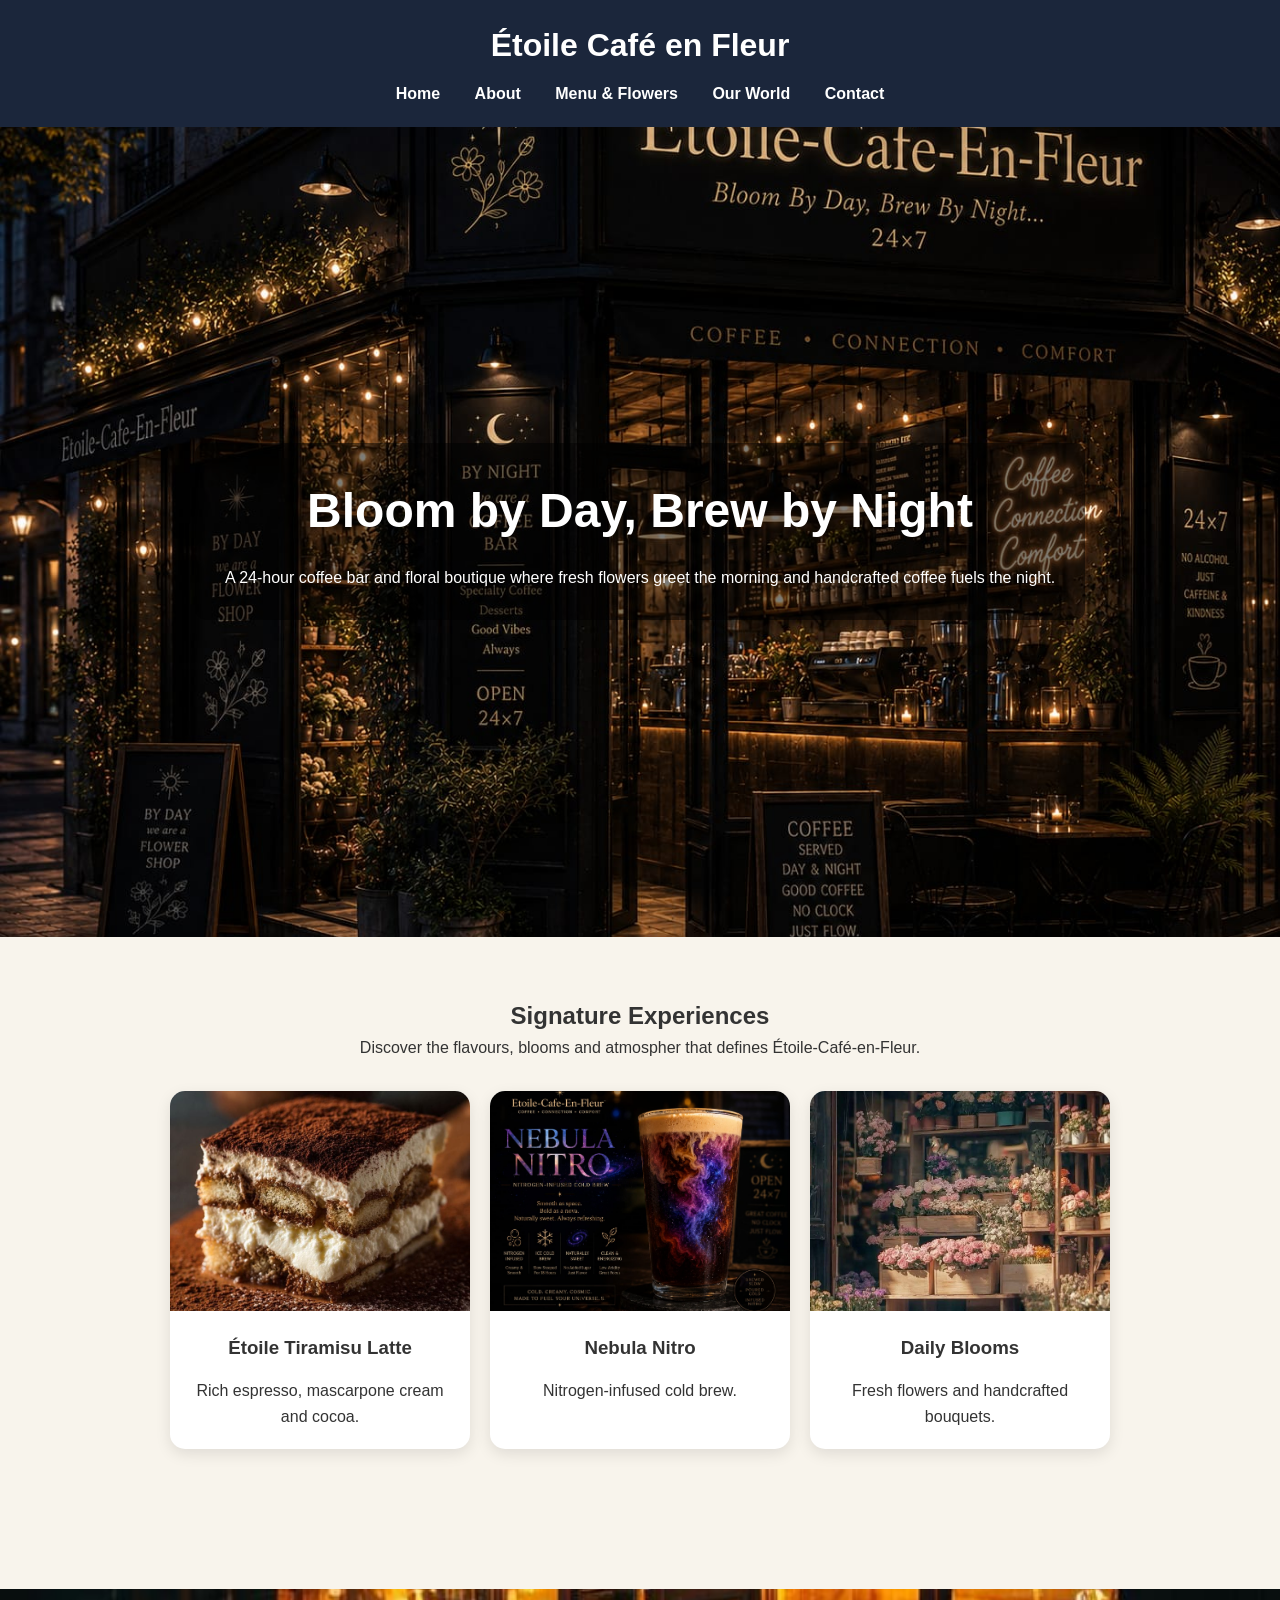
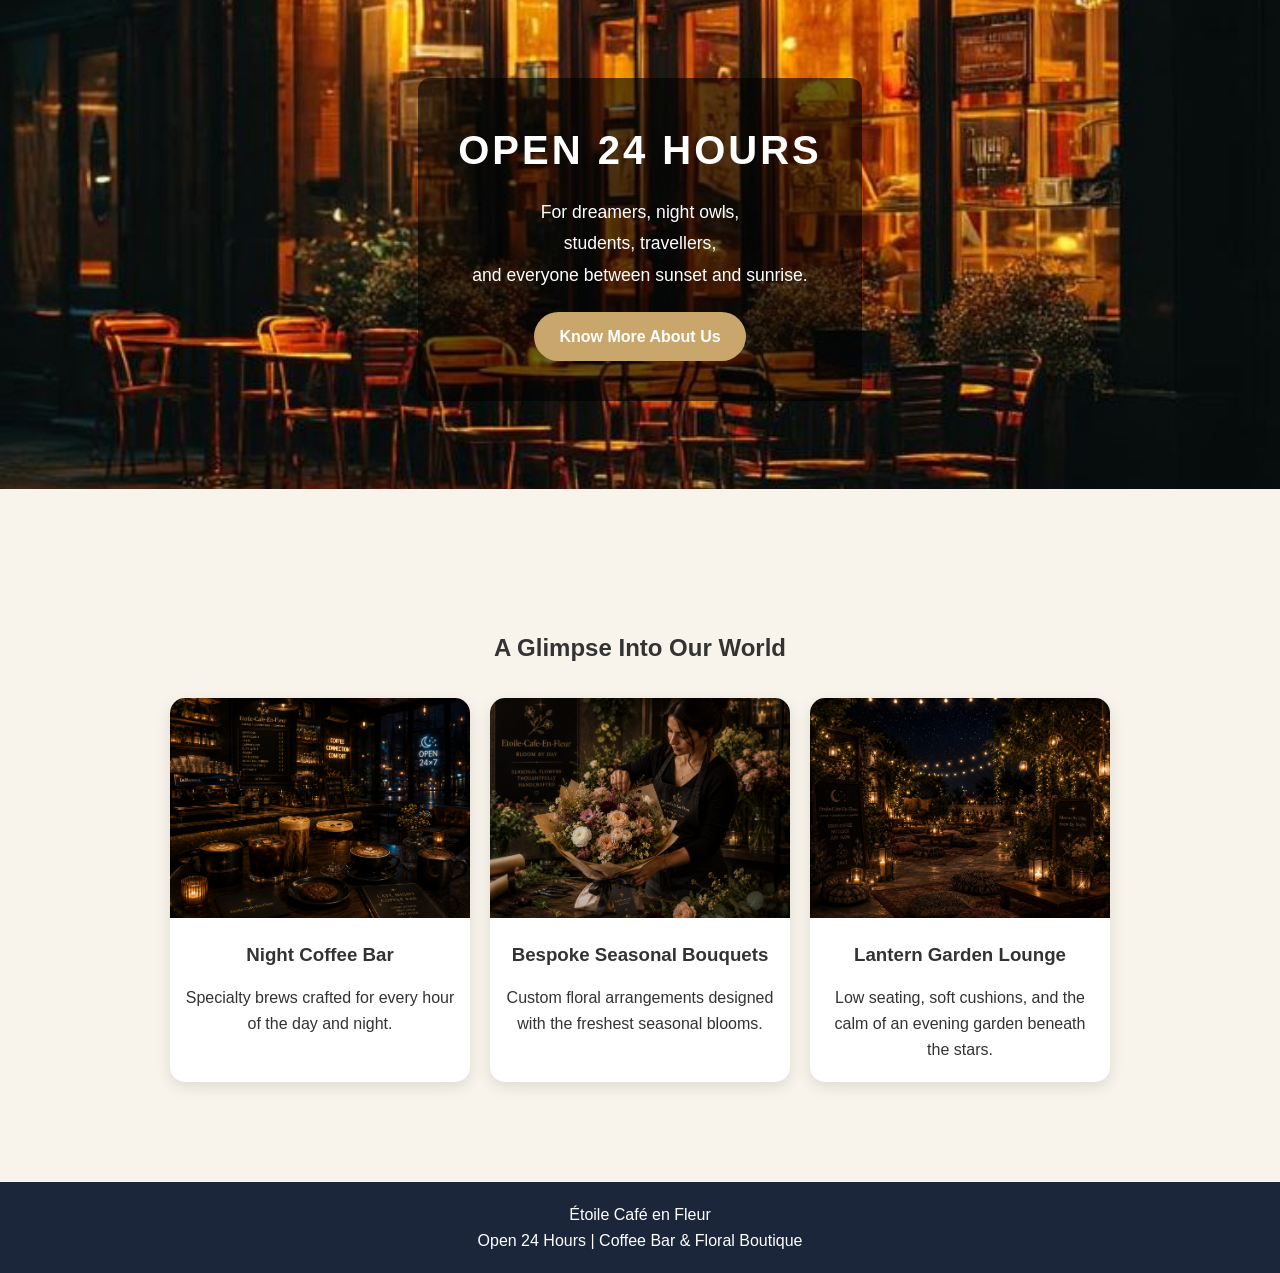
<file: index.html>
<!DOCTYPE html>
<html lang="en">
<head>
<meta charset="UTF-8">
<meta name="viewport" content="width=device-width, initial-scale=1.0">
<title>Étoile Café en Fleur</title>
<link rel="stylesheet" href="css/style.css">
<link rel="icon" href="assets/favicon.png">
</head>
<body>

<header>
    <h1>Étoile Café en Fleur</h1>

    <nav>
        <a href="index.html">Home</a>
        <a href="about.html">About</a>
        <a href="menu.html">Menu & Flowers</a>
        <a href="gallery.html">Our World</a>
        <a href="contact.html">Contact</a>
    </nav>
</header>

<section class="hero">
    <div class="hero-content">
        <h2>Bloom by Day, Brew by Night</h2>
        <p>
            A 24-hour coffee bar and floral boutique where
            fresh flowers greet the morning and handcrafted
            coffee fuels the night.
        </p>
    </div>
</section>

<section class="section">
    <h2>Signature Experiences</h2>
    <p class="section-subtitle"> Discover the flavours, blooms and atmospher that defines Étoile-Café-en-Fleur.</p>

    <div class="cards">

        <div class="card">
            <img src="images/tiramisu.jpg" alt="">
            <h3>Étoile Tiramisu Latte</h3>
            <p>Rich espresso, mascarpone cream and cocoa.</p>
        </div>

        <div class="card">
            <img src="images/coffee.jpg" alt="">
            <h3>Nebula Nitro</h3>
            <p>Nitrogen-infused cold brew.</p>
        </div>

        <div class="card">
            <img src="images/flowers.jpg" alt="">
            <h3>Daily Blooms</h3>
            <p>Fresh flowers and handcrafted bouquets.</p>
        </div>

    </div>
</section>

<section class="night-banner">
    <div class="night-overlay">
        <h2>OPEN 24 HOURS</h2>

        <p>
            For dreamers, night owls,<br>
            students, travellers,<br>
            and everyone between sunset and sunrise.
        </p>
        <a href="about.html" class="about-btn">
    Know More About Us
        </a>
     </div>
</section>

<section class="section">

<h2>A Glimpse Into Our World</h2>

<div class="cards">

<div class="card">
<img src="images/cafe1.jpg" alt="">
<h3>Night Coffee Bar</h3>
<p>Specialty brews crafted for every hour of the day and night.</p>
</div>

<div class="card">
<img src="images/cafe2.jpg" alt="">
<h3>Bespoke Seasonal Bouquets</h3>
<p>Custom floral arrangements designed with the freshest seasonal blooms.</p>
</div>

<div class="card">
<img src="images/cafe3.jpg" alt="">
<h3>Lantern Garden Lounge</h3>
<p>Low seating, soft cushions, and the calm of an evening garden beneath the stars.</p>
</div>

</div>

</section>
<footer>
    <p>Étoile Café en Fleur</p>
    <p>Open 24 Hours | Coffee Bar & Floral Boutique</p>
</footer>

</body>
</html>
</file>
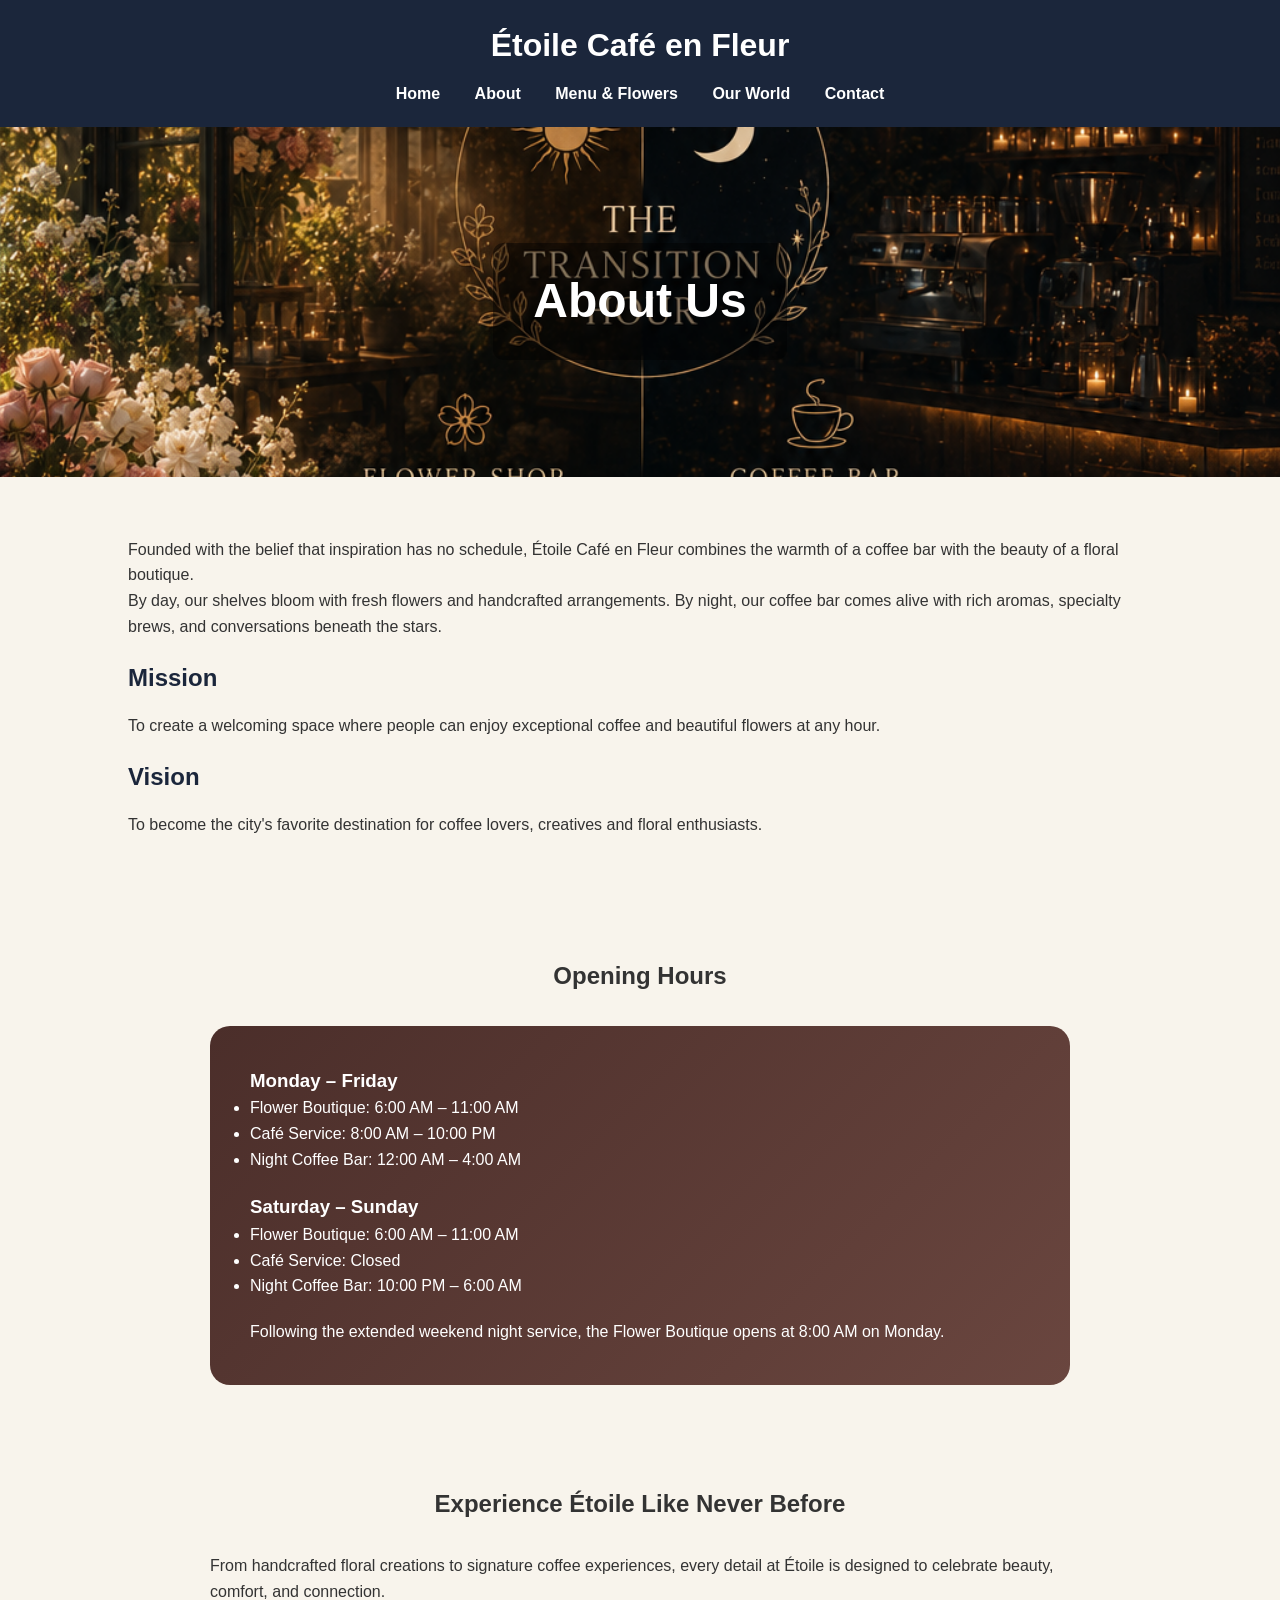
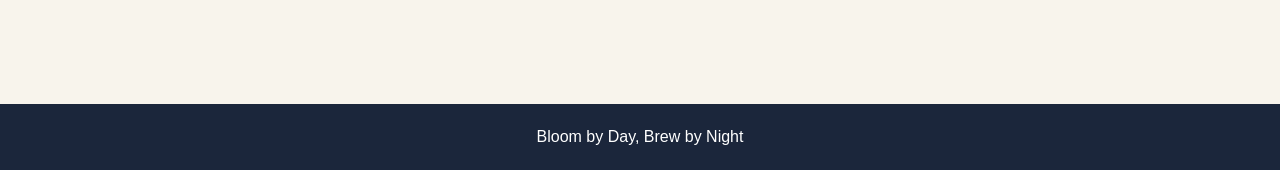
<file: about.html>
<!DOCTYPE html>
<html lang="en">
<head>
<meta charset="UTF-8">
<meta name="viewport" content="width=device-width, initial-scale=1.0">
<title>About Us</title>
<link rel="stylesheet" href="css/style.css">
<link rel="icon" href="assets/favicon.png">
</head>
<body>

<header>
    <h1>Étoile Café en Fleur</h1>

    <nav>
        <a href="index.html">Home</a>
        <a href="about.html">About</a>
        <a href="menu.html">Menu & Flowers</a>
        <a href="gallery.html">Our World</a>
        <a href="contact.html">Contact</a>
    </nav>
</header>
<section class="page-banner about-banner">
    <h2>About Us</h2>
</section>
<section class="page-content">

<p>
Founded with the belief that inspiration has no schedule,
Étoile Café en Fleur combines the warmth of a coffee bar
with the beauty of a floral boutique.
</p>

<p>
By day, our shelves bloom with fresh flowers and handcrafted
arrangements. By night, our coffee bar comes alive with rich aromas,
specialty brews, and conversations beneath the stars.
</p>

<h2>Mission</h2>

<p>
To create a welcoming space where people can enjoy exceptional
coffee and beautiful flowers at any hour.
</p>

<h2>Vision</h2>

<p>
To become the city's favorite destination for coffee lovers,
creatives and floral enthusiasts.
</p>

</section>
<section class="hours">

    <h2>Opening Hours</h2>

    <div class="hours-box">

        <h3>Monday – Friday</h3>

        <ul>
            <li>Flower Boutique: 6:00 AM – 11:00 AM</li>
            <li>Café Service: 8:00 AM – 10:00 PM</li>
            <li>Night Coffee Bar: 12:00 AM – 4:00 AM</li>
        </ul>

        <h3>Saturday – Sunday</h3>

        <ul>
            <li>Flower Boutique: 6:00 AM – 11:00 AM</li>
            <li>Café Service: Closed </li>
            <li>Night Coffee Bar: 10:00 PM – 6:00 AM</li>
        </ul>

        <p>
            Following the extended weekend night service,
            the Flower Boutique opens at 8:00 AM on Monday.
        </p>

        </div>

<h2>Experience Étoile Like Never Before</h2>

<p>
From handcrafted floral creations to signature
coffee experiences, every detail at Étoile is
designed to celebrate beauty, comfort, and connection.
</p>

</section>
<footer>
    <p>Bloom by Day, Brew by Night</p>
</footer>

</body>
</html>
</file>
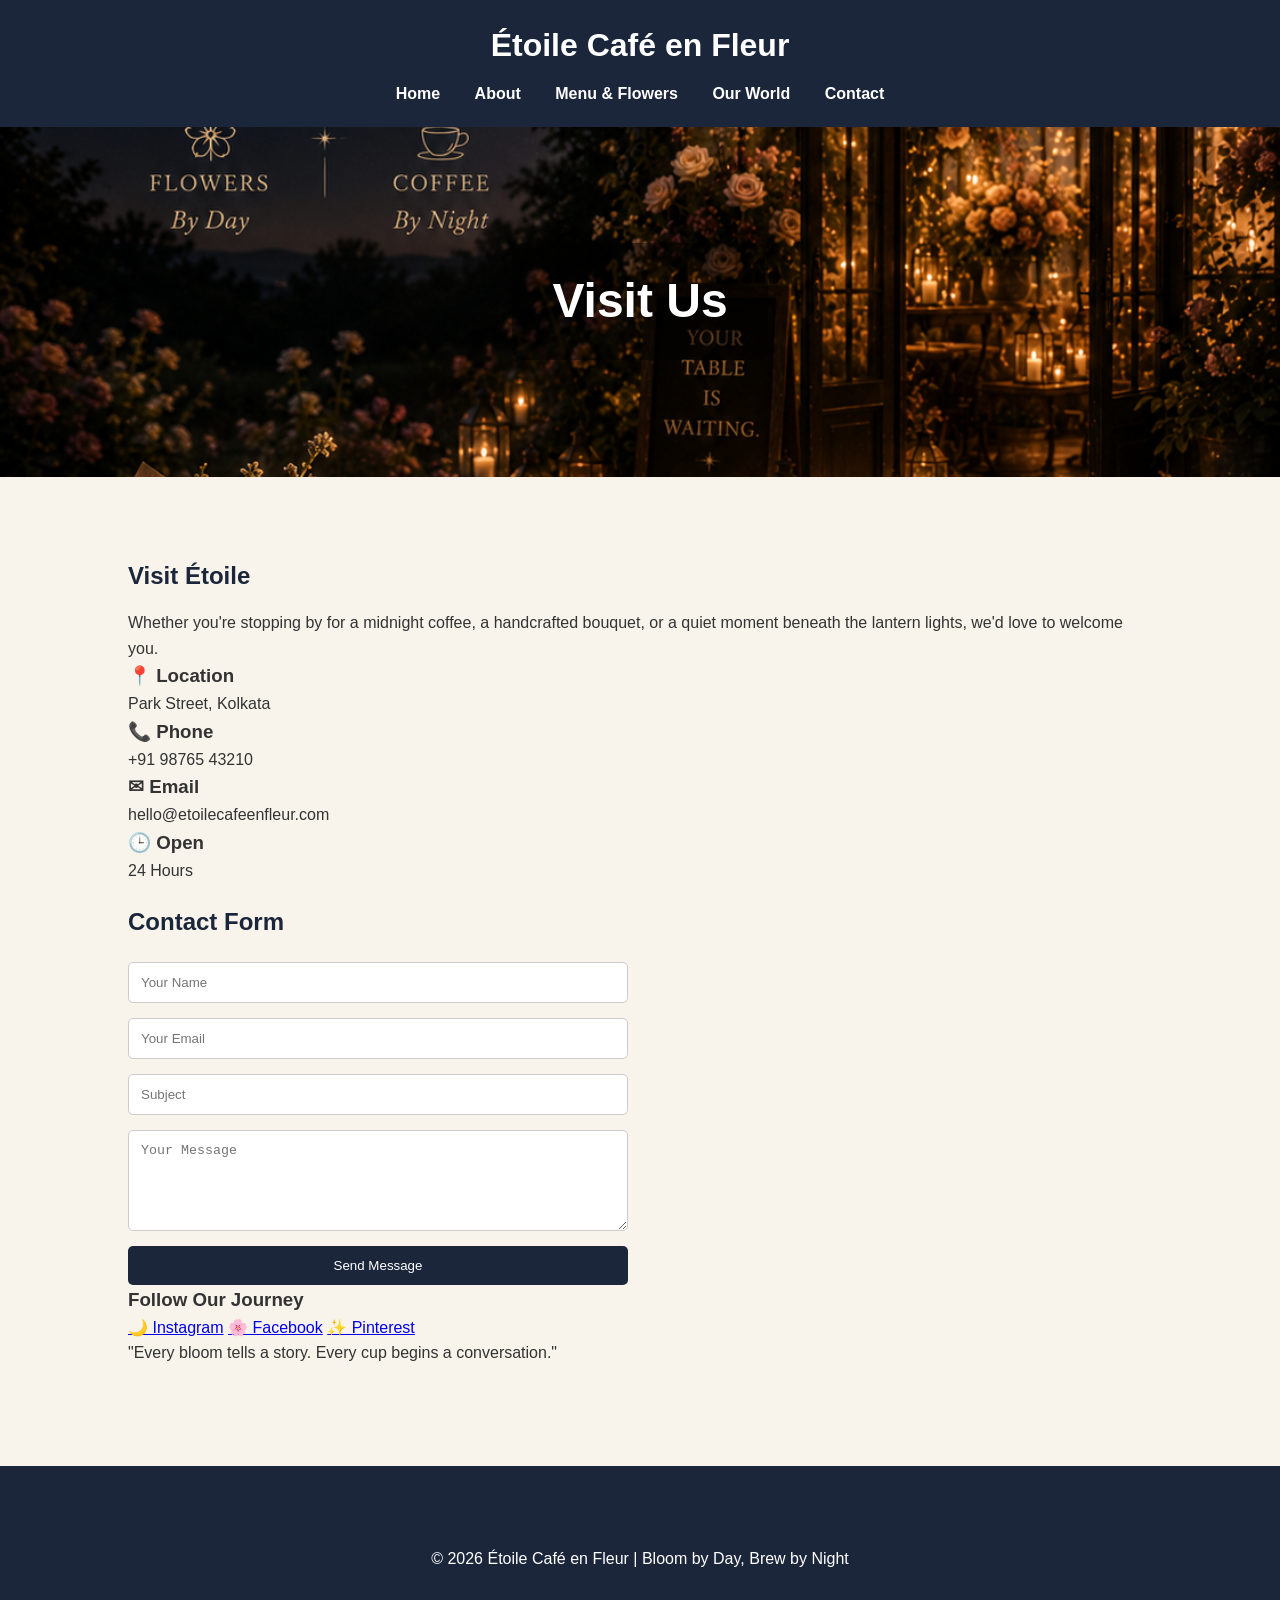
<file: contact.html>
<!DOCTYPE html>
<html lang="en">
<head>
<meta charset="UTF-8">
<meta name="viewport" content="width=device-width, initial-scale=1.0">
<title>Contact Us</title>
<link rel="stylesheet" href="css/style.css">
<link rel="icon" href="assets/favicon.png">
</head>
<body>

<header>
    <h1>Étoile Café en Fleur</h1>

    <nav>
        <a href="index.html">Home</a>
        <a href="about.html">About</a>
        <a href="menu.html">Menu & Flowers</a>
        <a href="gallery.html">Our World</a>
        <a href="contact.html">Contact</a>
    </nav>
</header>
<section class="page-banner contact-banner">
    <h2>Visit Us</h2>
</section>
<section class="page-content">

<h2>Visit Étoile</h2>
<p>
Whether you're stopping by for a midnight coffee,
a handcrafted bouquet, or a quiet moment beneath
the lantern lights, we'd love to welcome you.
</p>

<div class="contact-card">

    <h3>📍 Location</h3>
    <p>Park Street, Kolkata</p>

    <h3>📞 Phone</h3>
    <p>+91 98765 43210</p>

    <h3>✉ Email</h3>
    <p>hello@etoilecafeenfleur.com</p>

    <h3>🕒 Open</h3>
    <p>24 Hours</p>

</div>

<h2>Contact Form</h2>

<form>

<input type="text" placeholder="Your Name">

<input type="email" placeholder="Your Email">

<input type="text" placeholder="Subject">

<textarea rows="5" placeholder="Your Message"></textarea>

<button type="submit">Send Message</button>

</form>

<div class="social-links">

    <h3>Follow Our Journey</h3>

    <a href="https://instagram.com">🌙 Instagram</a>

    <a href="https://facebook.com">🌸 Facebook</a>

    <a href="https://pinterest.com">✨ Pinterest</a>

</div>

<div class="contact-quote">

    "Every bloom tells a story.
    Every cup begins a conversation."

</div>

</section>

<footer>
    <footer>

<p>
© 2026 Étoile Café en Fleur |
Bloom by Day, Brew by Night
</p>

</footer>
</footer>

</body>
</html>
</file>
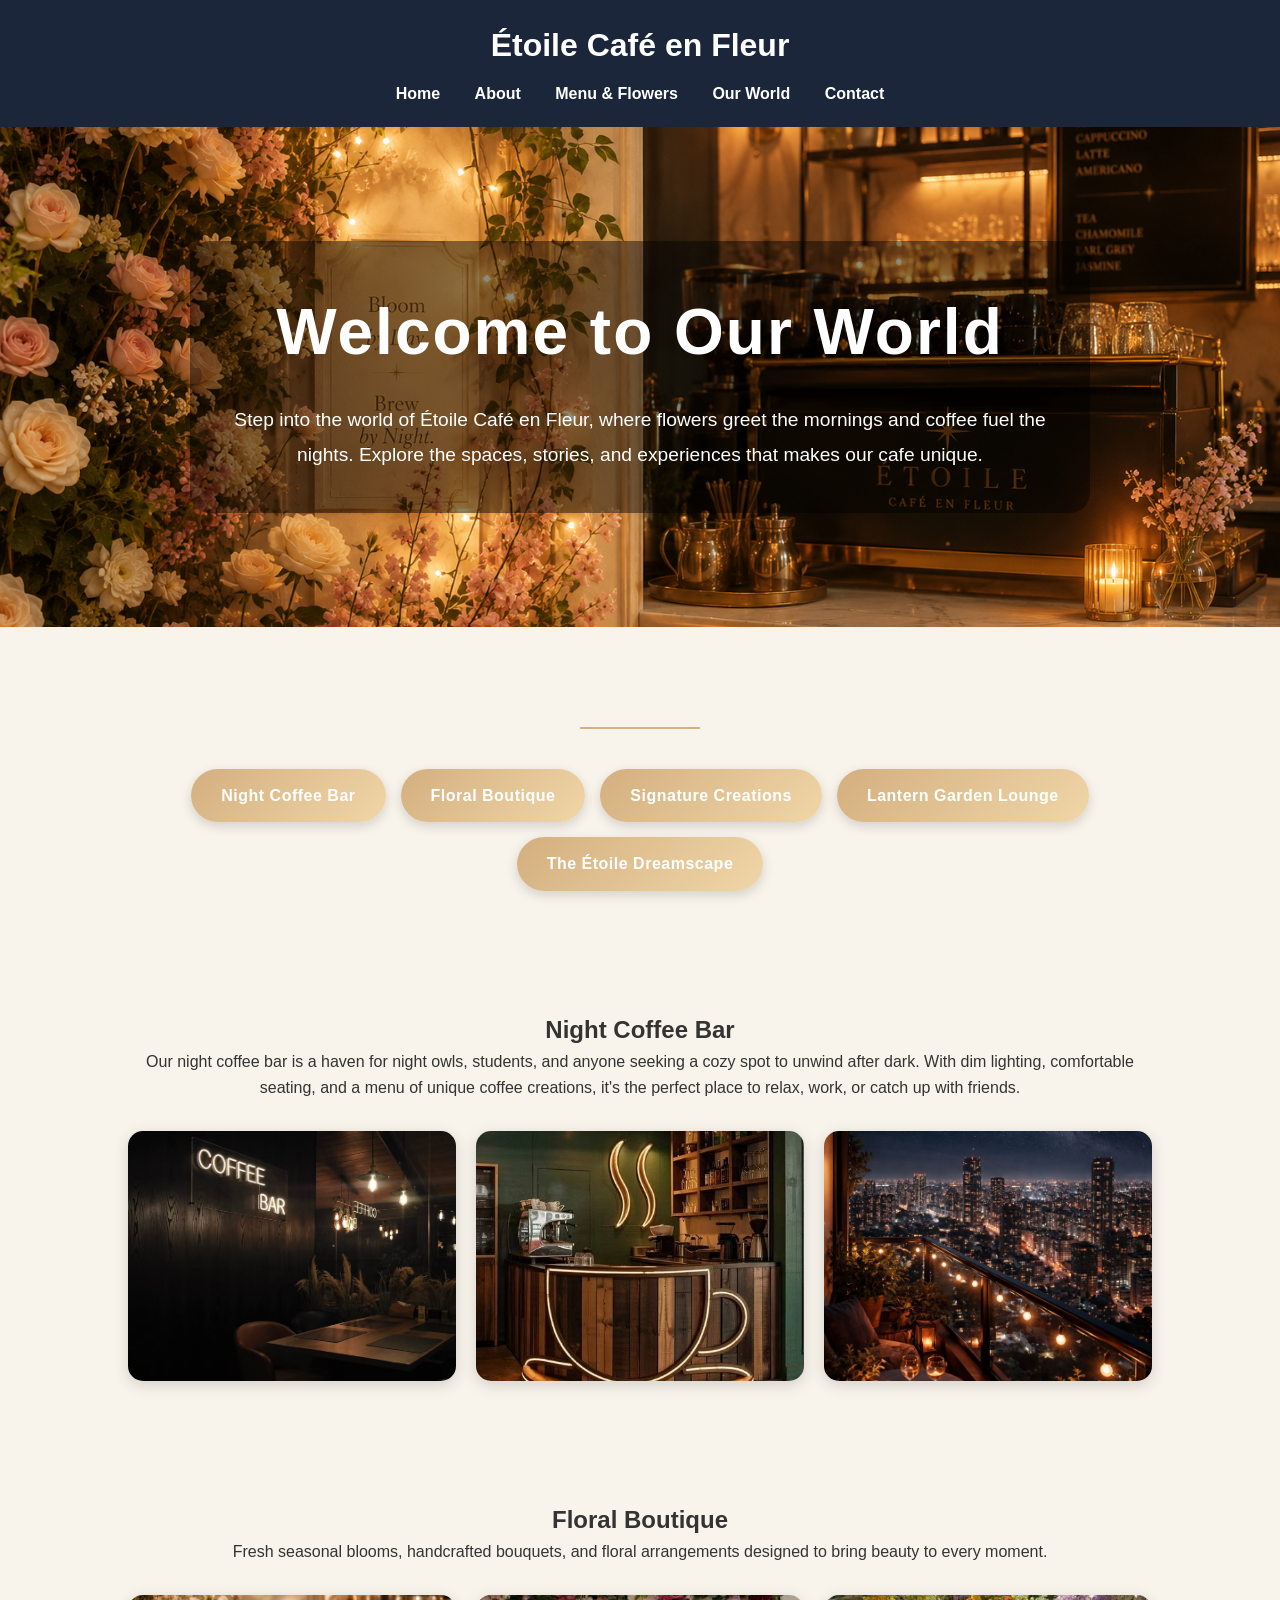
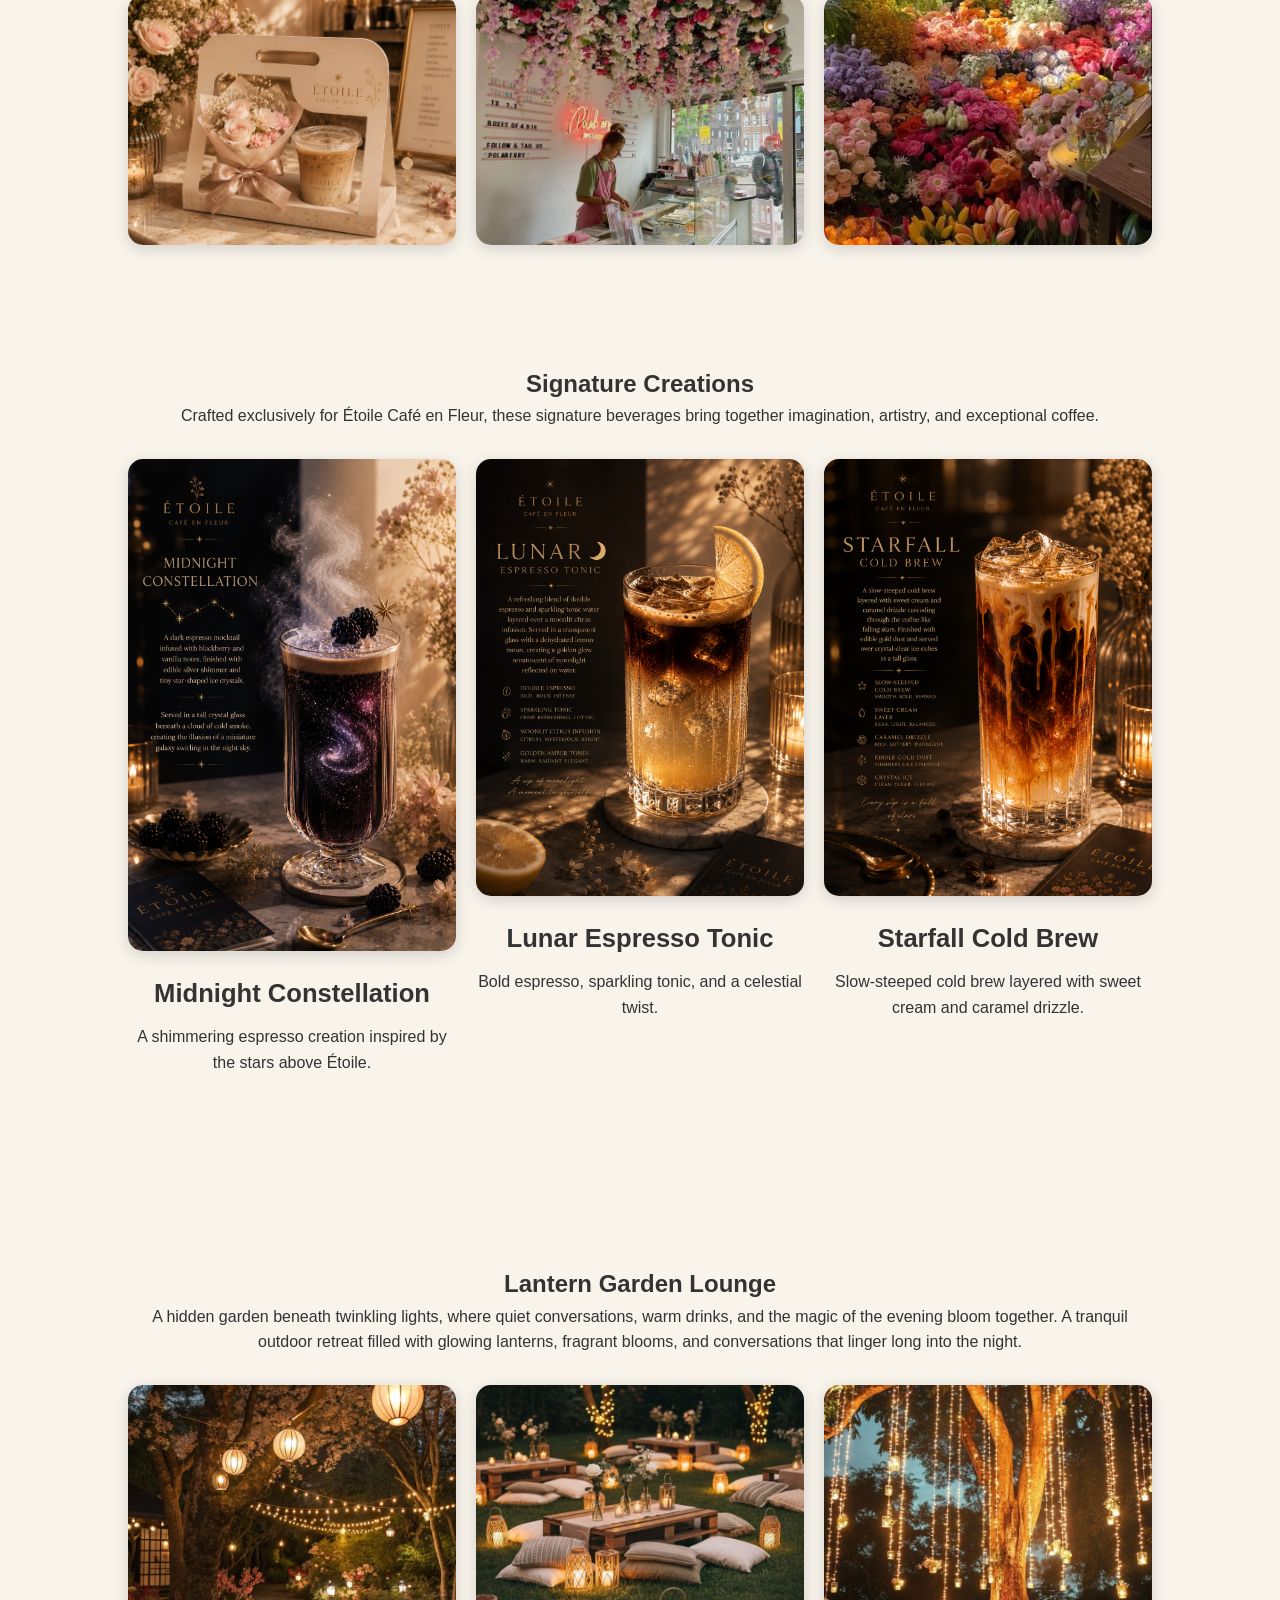
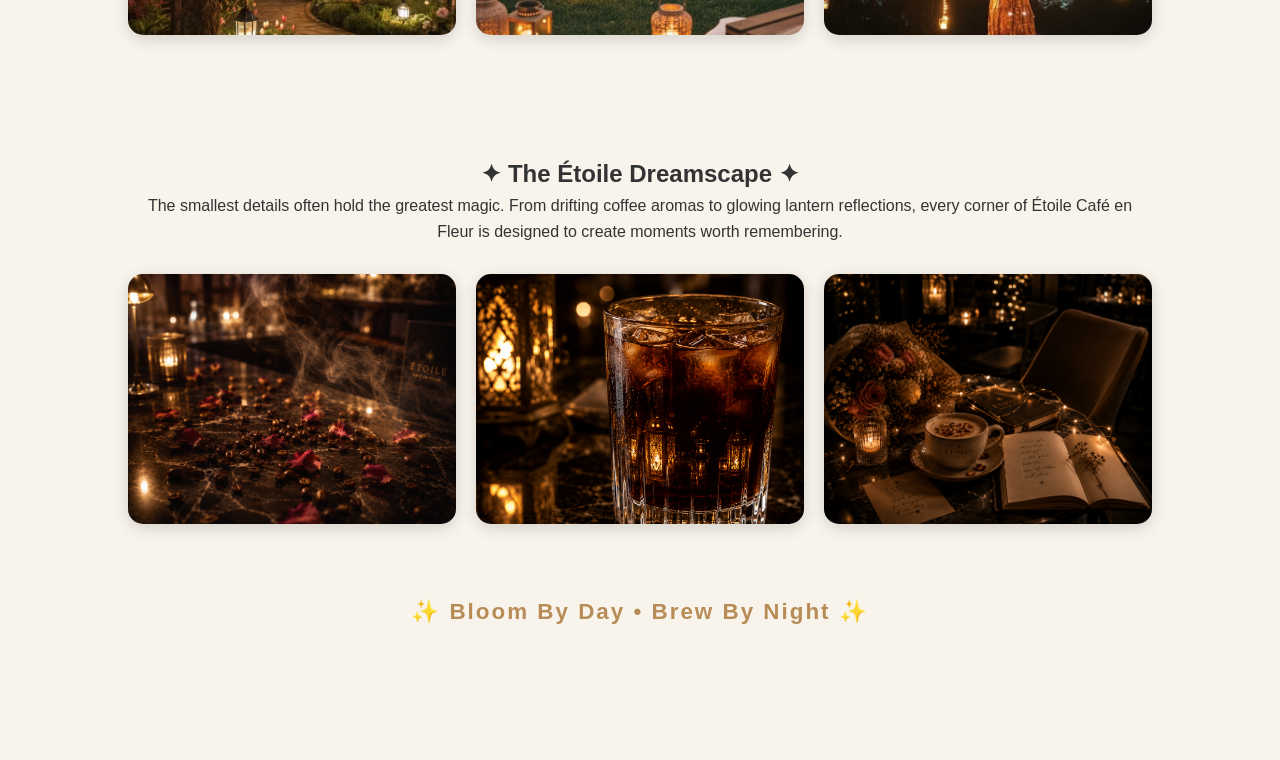
<file: gallery.html>
<!DOCTYPE html>
<html lang="en">
<head>
    <meta charset="UTF-8">
    <meta name="viewport" content="width=device-width, initial-scale=1.0">
    <title>Our World | Étoile Café en Fleur</title>
    <link rel="stylesheet" href="css/style.css">
</head>

<body>

<header>
    <h1>Étoile Café en Fleur</h1>

    <nav>
        <a href="index.html">Home</a>
        <a href="about.html">About</a>
        <a href="menu.html">Menu & Flowers</a>
        <a href="gallery.html">Our World</a>
        <a href="contact.html">Contact</a>
    </nav>
</header>

<section class="gallery-hero">

    <div class="gallery-overlay">

        <h1>Welcome to Our World</h1>

        <p>
            Step into the world of Étoile Café en Fleur, 
            where flowers greet the mornings and coffee fuel the nights.
            Explore the spaces, stories, and experiences that makes our cafe unique.
            
        </p>

    </div>

</section>

<section class="section">
<hr class="world-divider">
    <div class="gallery-links">

        <a href="#nightbar">Night Coffee Bar</a>

        <a href="#flowers">Floral Boutique</a>

        <a href="#creations">Signature Creations</a>

        <a href="#lantern">Lantern Garden Lounge</a>

        <a href="#atmosphere">The Étoile Dreamscape</a>

    </div>

</section>

<section class="section" id="nightbar">

<h2>Night Coffee Bar</h2>
<p>
    Our night coffee bar is a haven for night owls, students, and anyone seeking a cozy spot to unwind after dark. With dim lighting, comfortable seating, and a menu of unique coffee creations, it's the perfect place to relax, work, or catch up with friends.

<div class="gallery-grid">

    <img src="images/cafeA.jpg" alt="Night Coffee Bar">

    <img src="images/cafeB.jpg" alt="Coffee Counter">

    <img src="images/cafeC.jpg" alt="Late Night Seating">

</div>

</section>

<section class="section" id="flowers">

    <h2>Floral Boutique</h2>
    <p>
Fresh seasonal blooms, handcrafted bouquets, and floral arrangements designed to bring beauty to every moment.
</p>

    <div class="gallery-grid">

        <img src="images/flowers1.jpg" alt="Fresh Flowers">

        <img src="images/flowers2.jpg" alt="Bouquet Arrangement">

        <img src="images/flowers3.jpg" alt="Seasonal Blooms">

    </div>

</section>

<section class="section" id="creations">

    <h2>Signature Creations</h2>

    <p>
        Crafted exclusively for Étoile Café en Fleur, these signature beverages bring together imagination, artistry, and exceptional coffee.
    </p>

    <div class="gallery-grid">

        <div class="drink-card">
    <img src="images/midnight-constellation.jpg" alt="Midnight Constellation">

    <h3>Midnight Constellation</h3>

    <p>
        A shimmering espresso creation inspired by the stars above Étoile.
    </p>
</div>

<div class="drink-card">
    <img src="images/lunar-espresso-tonic.jpg" alt="Lunar Espresso Tonic">

    <h3>Lunar Espresso Tonic</h3>

    <p>
        Bold espresso, sparkling tonic, and a celestial twist.
    </p>
</div>

<div class="drink-card">
    <img src="images/starfall-coldbrew.jpg" alt="Starfall Cold Brew">

    <h3>Starfall Cold Brew</h3>

    <p>
        Slow-steeped cold brew layered with sweet cream and caramel drizzle.
    </p>
</div>

    </div>

</section>
<section class="section" id="lantern">

    <h2>Lantern Garden Lounge</h2>

    <p>
        A hidden garden beneath twinkling lights, where quiet conversations,
        warm drinks, and the magic of the evening bloom together. A tranquil outdoor retreat
        filled with glowing lanterns, fragrant blooms, and conversations
        that linger long into the night.
    </p>

    <div class="gallery-grid">

        <img src="images/lantern1.jpg" alt="Lantern Garden Path">

        <img src="images/lantern2.jpg" alt="Garden Seating">

        <img src="images/lantern3.jpg" alt="Evening Lantern Lights">

    </div>

</section>
<section class="section" id="atmosphere">

    <h2>✦ The Étoile Dreamscape ✦ </h2>

    <p>
        The smallest details often hold the greatest magic.
        From drifting coffee aromas to glowing lantern reflections,
        every corner of Étoile Café en Fleur is designed to create
        moments worth remembering.
    </p>

    <div class="gallery-grid">

        <img src="images/dreamscape1.jpg" alt="Coffee Steam and Petals">

        <img src="images/dreamscape2.jpg" alt="Lantern Reflection">

        <img src="images/dreamscape3.jpg" alt="Étoile Signature Cup">

    </div>
    
<div class="dreamscape-ending">

    ✨ Bloom By Day • Brew By Night ✨

</div>
</section>
</body>
</html>
</file>
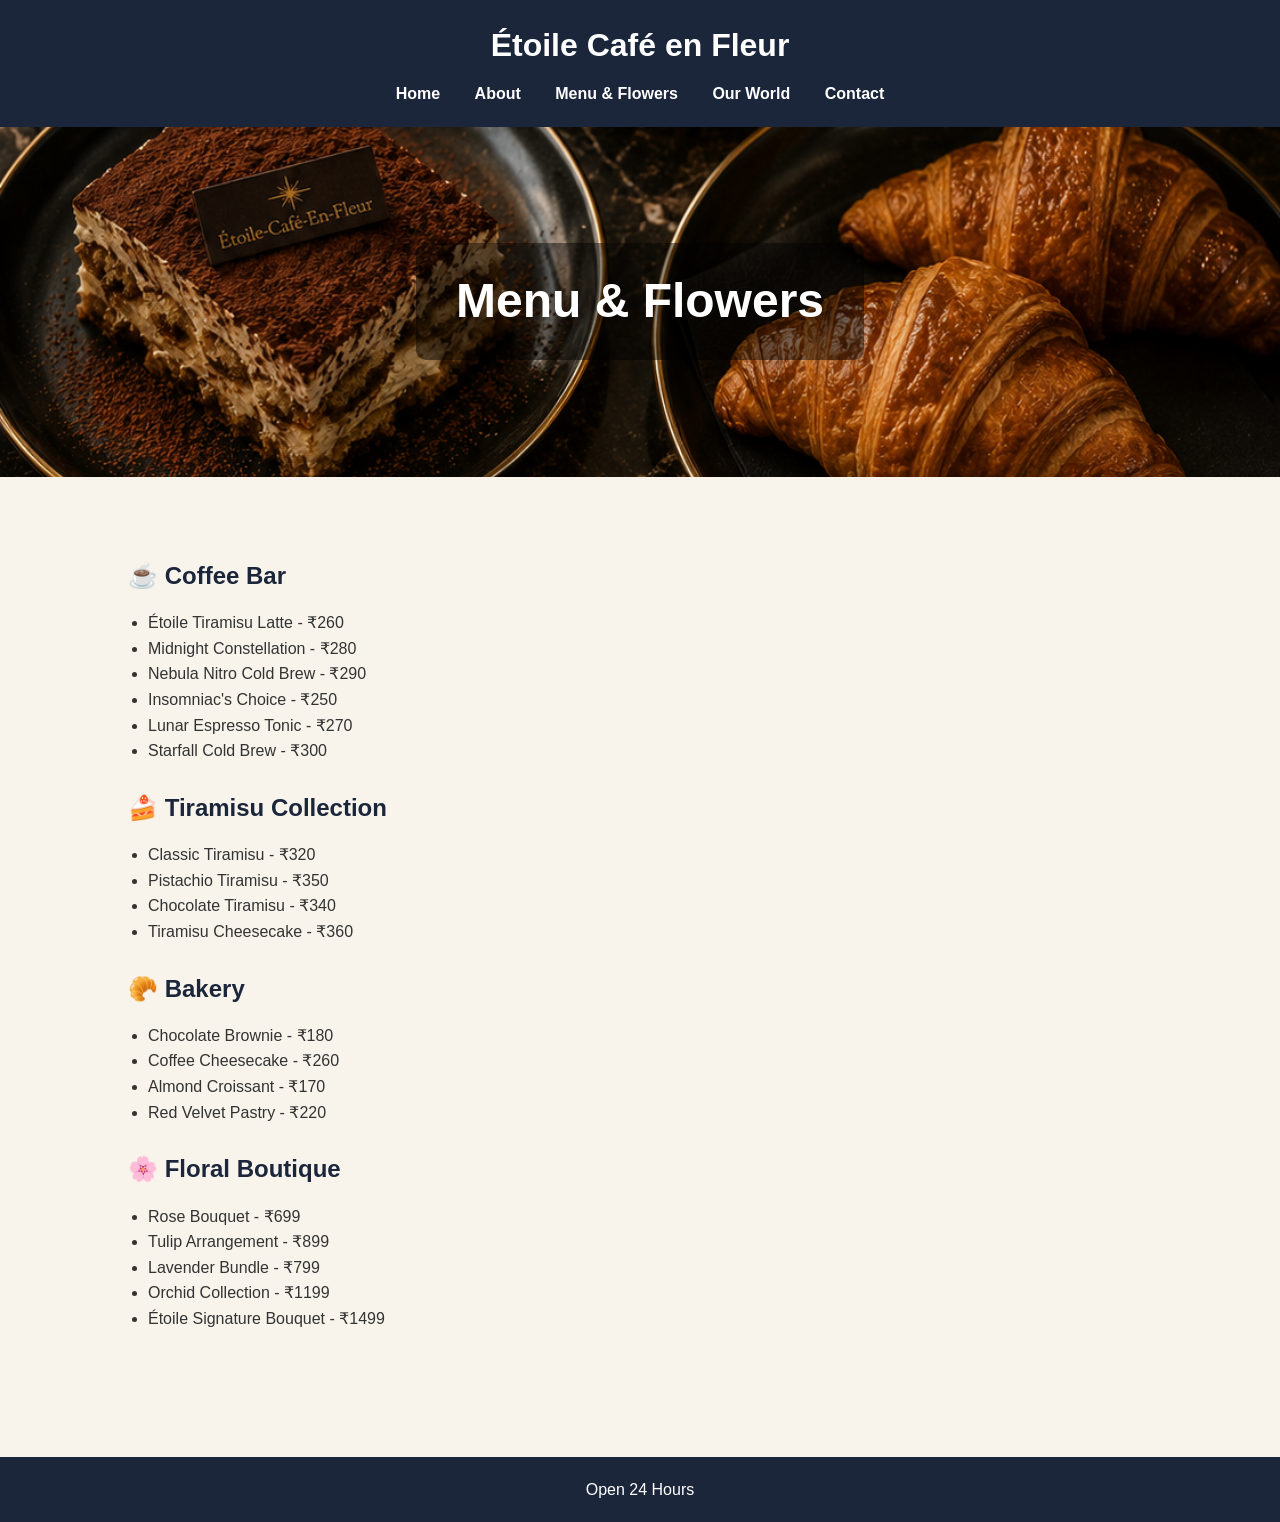
<file: menu.html>
<!DOCTYPE html>
<html lang="en">
<head>
<meta charset="UTF-8">
<meta name="viewport" content="width=device-width, initial-scale=1.0">
<title>Menu & Flowers</title>
<link rel="stylesheet" href="css/style.css">
<link rel="icon" href="assets/favicon.png">
</head>
<body>

<header>
    <h1>Étoile Café en Fleur</h1>

    <nav>
        <a href="index.html">Home</a>
        <a href="about.html">About</a>
        <a href="menu.html">Menu & Flowers</a>
        <a href="gallery.html">Our World</a>
        <a href="contact.html">Contact</a>
    </nav>
</header>
<section class="page-banner menu-banner">
    <h2>Menu & Flowers</h2>
</section>
<section class="page-content">

<h2>☕ Coffee Bar</h2>

<ul>
<li>Étoile Tiramisu Latte - ₹260</li>
<li>Midnight Constellation - ₹280</li>
<li>Nebula Nitro Cold Brew - ₹290</li>
<li>Insomniac's Choice - ₹250</li>
<li>Lunar Espresso Tonic - ₹270</li>
<li>Starfall Cold Brew - ₹300</li>
</ul>

<h2>🍰 Tiramisu Collection</h2>

<ul>
<li>Classic Tiramisu - ₹320</li>
<li>Pistachio Tiramisu - ₹350</li>
<li>Chocolate Tiramisu - ₹340</li>
<li>Tiramisu Cheesecake - ₹360</li>
</ul>

<h2>🥐 Bakery</h2>

<ul>
<li>Chocolate Brownie - ₹180</li>
<li>Coffee Cheesecake - ₹260</li>
<li>Almond Croissant - ₹170</li>
<li>Red Velvet Pastry - ₹220</li>
</ul>

<h2>🌸 Floral Boutique</h2>

<ul>
<li>Rose Bouquet - ₹699</li>
<li>Tulip Arrangement - ₹899</li>
<li>Lavender Bundle - ₹799</li>
<li>Orchid Collection - ₹1199</li>
<li>Étoile Signature Bouquet - ₹1499</li>
</ul>

</section>

<footer>
    <p>Open 24 Hours</p>
</footer>

</body>
</html>
</file>
<file: css/style.css>
*{
margin:0;
padding:0;
box-sizing:border-box;
}

body{
font-family:Arial, sans-serif;
background:#F8F4EC;
color:#333;
line-height:1.6;
}

header{
background:#1B263B;
color:white;
padding:20px;
text-align:center;
}

nav{
margin-top:10px;
}

nav a{
color:white;
text-decoration:none;
margin:0 15px;
font-weight:bold;
}

nav a:hover{
color:#D4AF37;
}

.hero{
height:90vh;
background:url("../images/hero.jpg") center/cover;
display:flex;
justify-content:center;
align-items:center;
text-align:center;
}

.hero-content{
background:rgba(0,0,0,0.5);
padding:30px;
color:white;
border-radius:10px;
}

.hero h2{
font-size:3rem;
margin-bottom:15px;
}

.section{
padding:60px 10%;
text-align:center;
}

.cards{
display:flex;
gap:20px;
justify-content:center;
flex-wrap:wrap;
margin-top:30px;
}

.card{
background:white;
width:300px;
border-radius:15px;
overflow:hidden;
box-shadow:0 5px 15px rgba(0,0,0,0.1);
transition:0.3s;
}

.card:hover{
transform:translateY(-5px);
}

.card img{
width:100%;
height:220px;
object-fit:cover;
}

.card h3{
padding:15px;
}

.card p{
padding:0 15px 20px;
}

.page-content{
padding:60px 10%;
}

.page-content h2{
color:#1B263B;
margin-top:20px;
margin-bottom:15px;
}

.page-content ul{
margin-left:20px;
margin-bottom:25px;
}

form{
display:flex;
flex-direction:column;
max-width:500px;
gap:15px;
margin-top:20px;
}

input,
textarea{
padding:12px;
border:1px solid #ccc;
border-radius:5px;
}

button{
background:#1B263B;
color:white;
border:none;
padding:12px;
cursor:pointer;
border-radius:5px;
}

button:hover{
background:#D4AF37;
color:black;
}

footer{
background:#1B263B;
color:white;
text-align:center;
padding:20px;
margin-top:40px;
}

@media(max-width:768px){

.hero h2{
font-size:2rem;
}

.cards{
flex-direction:column;
align-items:center;
}

}
.page-banner{
height:350px;
display:flex;
justify-content:center;
align-items:center;
text-align:center;
color:white;
font-size:2rem;
font-weight:bold;
}

.about-banner{
background:url("../images/about.jpg") center/cover;
}

.about-banner h2{
background:rgba(0,0,0,0.45);
padding:20px 40px;
border-radius:10px;
}
.menu-banner{
background:url("../images/menu.jpg") center/cover;
}

.menu-banner h2{
background:rgba(0,0,0,0.45);
padding:20px 40px;
border-radius:10px;
}
.contact-banner{
background:url("../images/contact.jpg") center/cover;
}

.contact-banner h2{
background:rgba(0,0,0,0.45);
padding:20px 40px;
border-radius:10px;
}
.night-banner{
    background:url("../images/night-banner.jpg");
    background-size:cover;
    background-position:center center;
    height:500px;

    display:flex;
    justify-content:center;
    align-items:center;

    margin:80px 0;
}

.night-overlay{
    background:rgba(0,0,0,0.6);
    padding:40px;
    border-radius:12px;
    text-align:center;
    color:white;
}

.night-overlay h2{
    font-size:2.5rem;
    margin-bottom:15px;
    letter-spacing:3px;
}

.night-overlay p{
    font-size:1.1rem;
    line-height:1.8;
}

.about-btn{
    display:inline-block;
    margin-top:20px;
    padding:12px 25px;
    background:#c9a66b;
    color:white;
    text-decoration:none;
    border-radius:30px;
    font-weight:bold;
    transition:0.3s;
}

.about-btn:hover{
    background:#b38f54;
}
.gallery-links{
    display:flex;
    flex-wrap:wrap;
    justify-content:center;
    gap:15px;
    margin-top:30px;
}

.gallery-links a{
     background:linear-gradient(135deg,#d4af7f,#f0d6a8);
    color:#fff;
    text-decoration:none;
    padding:14px 30px;
    border-radius:40px;
    font-weight:600;
    letter-spacing:0.5px;
    transition:0.3s;
    box-shadow:0 4px 12px rgba(0,0,0,0.15);
}

.gallery-links a:hover{
  transform:translateY(-3px);
    box-shadow:0 8px 18px rgba(0,0,0,0.2);  
}
.gallery-grid{
    display:grid;
    grid-template-columns:repeat(auto-fit,minmax(300px,1fr));
    gap:20px;
    margin-top:30px;
}

.gallery-grid img{
    width:100%;
    height:250px;
    object-fit:cover;
    border-radius:15px;
    box-shadow:0 4px 15px rgba(0,0,0,0.15);
    transition:0.3s;
}

.gallery-grid img:hover{
    transform:scale(1.03);
}
.gallery-hero{
    height:500px;
    background:url("../images/ourworld-banner.jpg") center center/cover no-repeat;
    display:flex;
    justify-content:center;
    align-items:center;
    text-align:center;
    position:relative;
}

.gallery-overlay{
    background:rgba(0,0,0,0.45);
    padding:40px;
    border-radius:20px;
    color:white;
    max-width:900px;
    margin:auto;
    text-align:center;
}

.gallery-overlay h1{
    font-size:4rem;
    margin-bottom:20px;
    letter-spacing:2px;
}

.gallery-overlay p{
    font-size:1.2rem;
    line-height:1.8;
}
.world-divider{
    width:120px;
    height:2px;
    background:#d4af7f;
    border:none;
    margin:40px auto;
}
.drink-card{
    text-align:center;
    margin-bottom:60px;
}

.drink-card img{
    width:100%;
    height:auto;
    border-radius:15px;
}

.drink-card h3{
    margin-top:15px;
    font-size:1.6rem;
}

.drink-card p{
    max-width:500px;
    margin:10px auto;
    line-height:1.6;
}
.dreamscape-ending{
    text-align:center;
    font-size:1.4rem;
    font-weight:bold;
    margin:70px 0;
    color:#b88c57;
    letter-spacing:2px;
}
.followourjourney a{
    color:#b38f54;
    font-size:1.1rem;
    text-decoration:none;
    margin:0 15px;
    font-weight:bold;
}

.followourjourney a:hover{
    color:#d4af7f;
}
.hours{
    max-width:900px;
    margin:auto;
    padding:60px 20px;
}

.hours h2{
    text-align:center;
    margin-bottom:30px;
}

.hours-box{
    background:#1f1f1f;
    color:white;
    padding:30px;
    border-radius:15px;
}

.hours-box h2{
    color:#c9a66b;
    margin-top:60px;
}

.hours-box ul{
    margin-bottom:20px;
}
.hours-box{
    background: linear-gradient(
        135deg,
        #4b2e2a,
        #6a463f
    );

    color:white;
    padding:40px;
    border-radius:20px;
    margin-bottom:100px;
}
</file>
